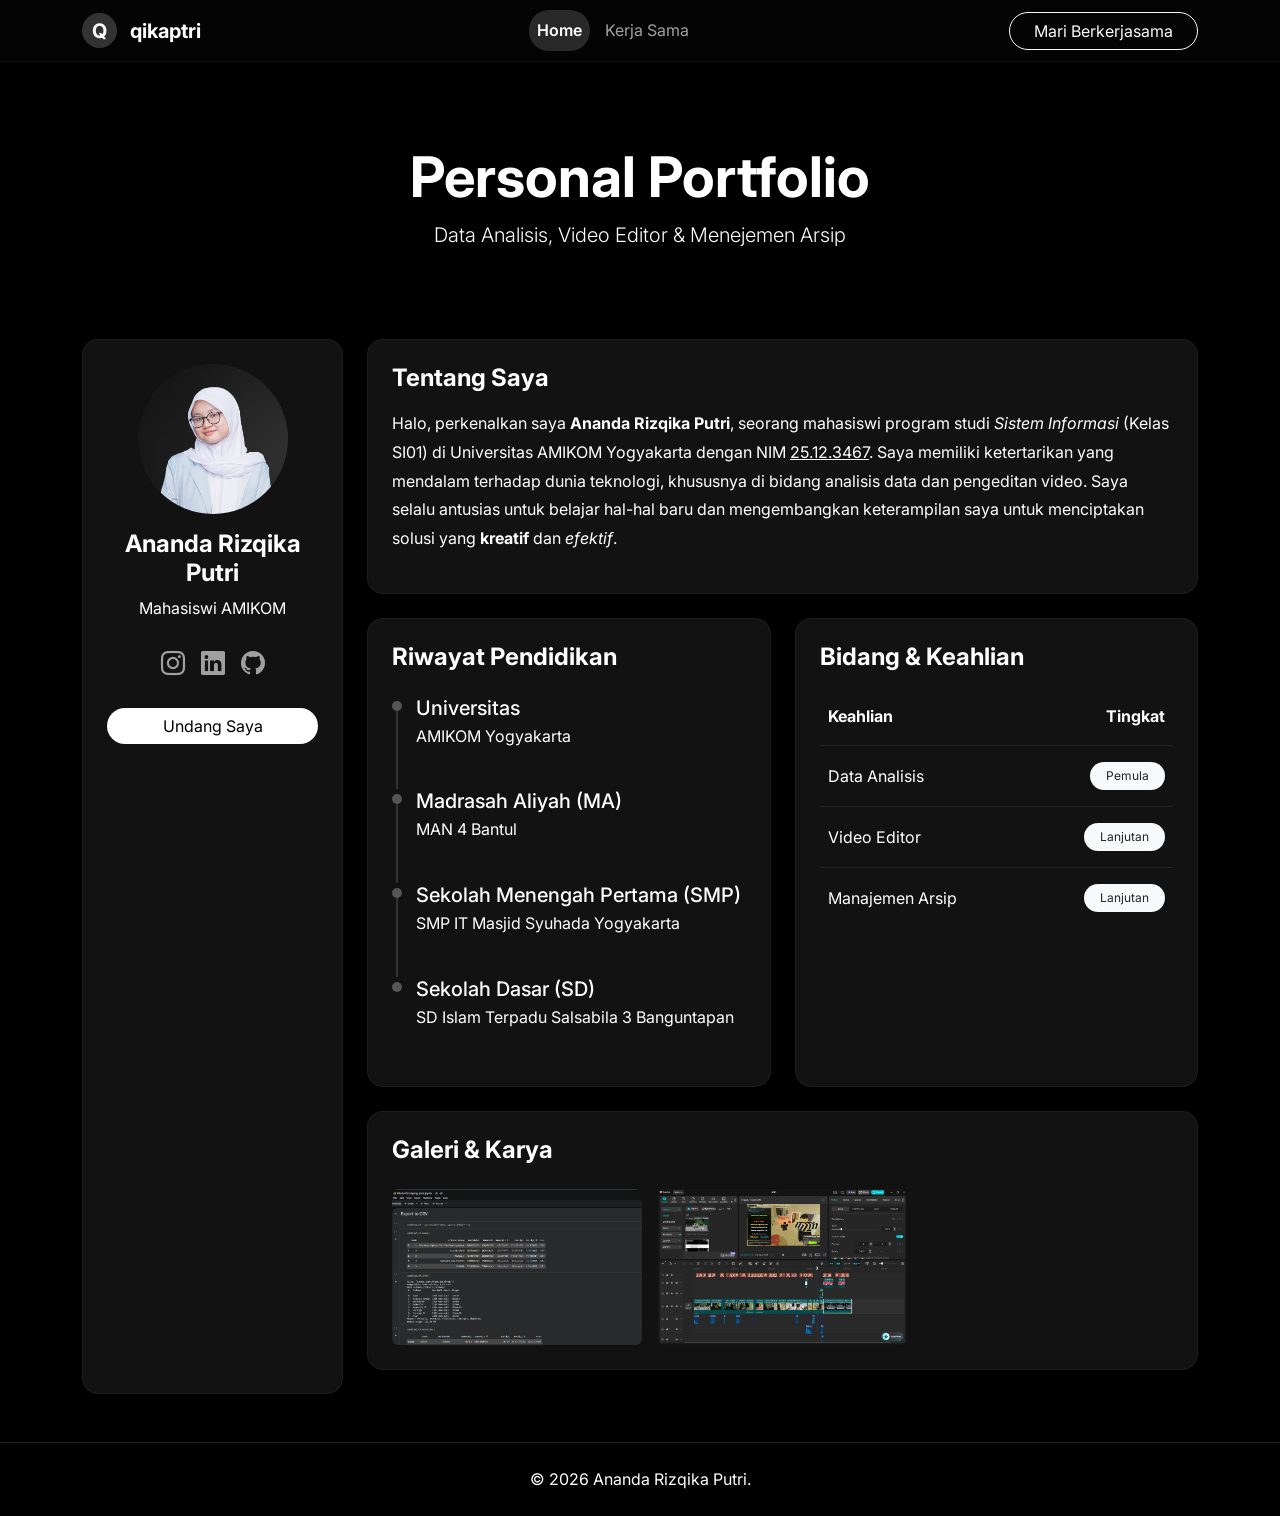
<file: index.html>
<!doctype html>
<html lang="id">
  <head>
    <meta charset="UTF-8" />
    <meta name="viewport" content="width=device-width, initial-scale=1.0" />
    <title>Profil Biodata - Ananda Rizqika Putri</title>
    <link
      href="https://cdn.jsdelivr.net/npm/bootstrap@5.3.3/dist/css/bootstrap.min.css"
      rel="stylesheet"
    />
    <link rel="stylesheet" href="style.css" />
    <link
      href="https://fonts.googleapis.com/css2?family=Inter:wght@300;400;500;600;700&display=swap"
      rel="stylesheet"
    />
    <link
      rel="stylesheet"
      href="https://cdn.jsdelivr.net/npm/bootstrap-icons@1.11.3/font/bootstrap-icons.min.css"
    />
  </head>

  <body class="text-light">
    <nav class="navbar navbar-expand-lg navbar-dark fixed-top custom-navbar">
      <div class="container">
        <a class="navbar-brand fw-bold" href="index.html">
          <span class="logo-circle">Q</span> qikaptri
        </a>
        <button
          class="navbar-toggler"
          type="button"
          data-bs-toggle="collapse"
          data-bs-target="#navbarNav"
        >
          <span class="navbar-toggler-icon"></span>
        </button>
        <div
          class="collapse navbar-collapse justify-content-center"
          id="navbarNav"
        >
          <ul class="navbar-nav nav-pills">
            <li class="nav-item">
              <a class="nav-link active" href="index.html">Home</a>
            </li>
            <li class="nav-item">
              <a class="nav-link" href="kerjasama.html">Kerja Sama</a>
            </li>
          </ul>
        </div>
        <div class="d-none d-lg-block">
          <a
            href="kerjasama.html"
            class="btn btn-outline-light rounded-pill px-4"
            >Mari  Berkerjasama</a
          >
        </div>
      </div>
    </nav>

    <header class="header-section text-center pt-5 pb-4 mt-5">
      <div class="container mt-5">
        <h1 class="display-4 fw-bold">Personal Portfolio</h1>
        <p class="lead text-white">
          Data Analisis, Video Editor & Menejemen Arsip
        </p>
      </div>
    </header>

    <div class="container my-5">
      <div class="row g-4">
        <aside class="col-lg-3 sidebar">
          <div
            class="card custom-card h-100 text-center p-4 sticky-top"
            style="top: 100px; z-index: 1"
          >
            <img
              src="asset/02%20Qika.png"
              alt="Ananda Rizqika Putri"
              class="img-fluid rounded-circle mb-3 mx-auto"
              style="
                width: 150px;
                height: 150px;
                object-fit: cover;
                object-position: top;
              "
            />
            <h3 class="fs-4 fw-bold text-white">Ananda Rizqika Putri</h3>
            <p class="text-white mb-4">Mahasiswi AMIKOM</p>
            <div class="d-flex justify-content-center gap-3 mb-4">
              <a
                href="https://www.instagram.com/qikaptri/"
                target="_blank"
                class="social-icon"
                ><i class="bi bi-instagram"></i
              ></a>
              <a
                href="https://www.linkedin.com/in/ananda-rizqika-putri-470521407/"
                target="_blank"
                class="social-icon"
                ><i class="bi bi-linkedin"></i
              ></a>
              <a
                href="https://github.com/qikaptri"
                target="_blank"
                class="social-icon"
                ><i class="bi bi-github"></i
              ></a>
            </div>
            <a href="kerjasama.html" class="btn btn-light rounded-pill w-100"
              >Undang Saya</a
            >
          </div>
        </aside>

        <main class="col-lg-9 content-column">
          <section class="card custom-card p-4 mb-4">
            <h2 class="h4 fw-bold mb-3">Tentang Saya</h2>
            <p class="text-white" style="line-height: 1.8">
              Halo, perkenalkan saya <b>Ananda Rizqika Putri</b>, seorang
              mahasiswi program studi <i>Sistem Informasi</i> (Kelas SI01) di
              Universitas AMIKOM Yogyakarta dengan NIM <u>25.12.3467</u>. Saya
              memiliki ketertarikan yang mendalam terhadap dunia teknologi,
              khususnya di bidang analisis data dan pengeditan video. Saya
              selalu antusias untuk belajar hal-hal baru dan mengembangkan
              keterampilan saya untuk menciptakan solusi yang
              <strong>kreatif</strong> dan <em>efektif</em>.
            </p>
          </section>

          <div class="row g-4 mb-4">
            <div class="col-md-6">
              <section class="card custom-card p-4 h-100">
                <h2 class="h4 fw-bold mb-4">Riwayat Pendidikan</h2>
                <ul class="timeline-list">
                  <li>
                    <h5 class="mb-1">Universitas</h5>
                    <p class="text-white">AMIKOM Yogyakarta</p>
                  </li>
                  <li>
                    <h5 class="mb-1">Madrasah Aliyah (MA)</h5>
                    <p class="text-white">MAN 4 Bantul</p>
                  </li>
                  <li>
                    <h5 class="mb-1">Sekolah Menengah Pertama (SMP)</h5>
                    <p class="text-white">SMP IT Masjid Syuhada Yogyakarta</p>
                  </li>
                  <li>
                    <h5 class="mb-1">Sekolah Dasar (SD)</h5>
                    <p class="text-white">
                      SD Islam Terpadu Salsabila 3 Banguntapan
                    </p>
                  </li>
                </ul>
              </section>
            </div>

            <div class="col-md-6">
              <section class="card custom-card p-4 h-100">
                <h2 class="h4 fw-bold mb-4">Bidang & Keahlian</h2>
                <div class="table-responsive">
                  <table
                    class="table table-borderless align-middle mb-0"
                    style="--bs-table-bg: transparent"
                  >
                    <thead>
                      <tr>
                        <th
                          class="text-white border-bottom border-secondary pb-3"
                        >
                          Keahlian
                        </th>
                        <th
                          class="text-white border-bottom border-secondary pb-3 text-end"
                        >
                          Tingkat
                        </th>
                      </tr>
                    </thead>
                    <tbody>
                      <tr>
                        <td
                          class="text-white py-3 border-bottom border-secondary"
                          style="border-bottom-color: #222 !important"
                        >
                          Data Analisis
                        </td>
                        <td
                          class="text-end py-3 border-bottom border-secondary"
                          style="border-bottom-color: #222 !important"
                        >
                          <span
                            class="badge rounded-pill bg-light text-dark fw-normal px-3 py-2"
                            >Pemula</span
                          >
                        </td>
                      </tr>
                      <tr>
                        <td
                          class="text-white py-3 border-bottom border-secondary"
                          style="border-bottom-color: #222 !important"
                        >
                          Video Editor
                        </td>
                        <td
                          class="text-end py-3 border-bottom border-secondary"
                          style="border-bottom-color: #222 !important"
                        >
                          <span
                            class="badge rounded-pill bg-light text-dark fw-normal px-3 py-2"
                            >Lanjutan</span
                          >
                        </td>
                      </tr>
                      <tr>
                        <td class="text-white py-3">Manajemen Arsip</td>
                        <td class="text-end py-3">
                          <span
                            class="badge rounded-pill bg-light text-dark fw-normal px-3 py-2"
                            >Lanjutan</span
                          >
                        </td>
                      </tr>
                    </tbody>
                  </table>
                </div>
              </section>
            </div>
          </div>

          <div class="row g-4 mb-4">
            <div class="col-12">
              <section class="card custom-card p-4">
                <h2 class="h4 fw-bold mb-4">Galeri & Karya</h2>
                <div class="row g-3">
                  <div class="col-md-4">
                    <img
                      src="asset/DATA ANALISIS.png"
                      alt="Data Analysis"
                      class="img-fluid rounded gallery-img h-100 w-100"
                      style="object-fit: cover"
                    />
                  </div>
                  <div class="col-md-4">
                    <img
                      src="asset/VIDEO EDITING.png"
                      alt="Video Editing"
                      class="img-fluid rounded gallery-img h-100 w-100"
                      style="object-fit: cover"
                    />
                  </div>
                  <div class="col-md-4">
                    <div class="ratio ratio-16x9 h-100 rounded overflow-hidden">
                      <iframe width="560" 
                      height="315" 
                      src="https://www.youtube.com/embed/MqOEek5kdbA?si=LQksRn4Vs2mUT4bw" 
                      title="MIXX(엔믹스) Fe3O4: FORWARD Visual Film: The Dawn of Departure" 
                      frameborder="0" 
                      allow="accelerometer; autoplay; clipboard-write; encrypted-media; gyroscope; picture-in-picture; web-share" 
                      referrerpolicy="strict-origin-when-cross-origin" 
                      allowfullscreen></iframe>
                  </div>
                </div>
              </section>
            </div>
          </div>
        </main>
      </div>
    </div>

    <footer class="footer text-center py-4 mt-5 border-top border-secondary">
      <div class="container">
        <p class="mb-0 text-white">
          &copy; 2026 Ananda Rizqika Putri.
        </p>
      </div>
    </footer>

    <script src="https://cdn.jsdelivr.net/npm/bootstrap@5.3.3/dist/js/bootstrap.bundle.min.js"></script>
  </body>
</html>
</file>
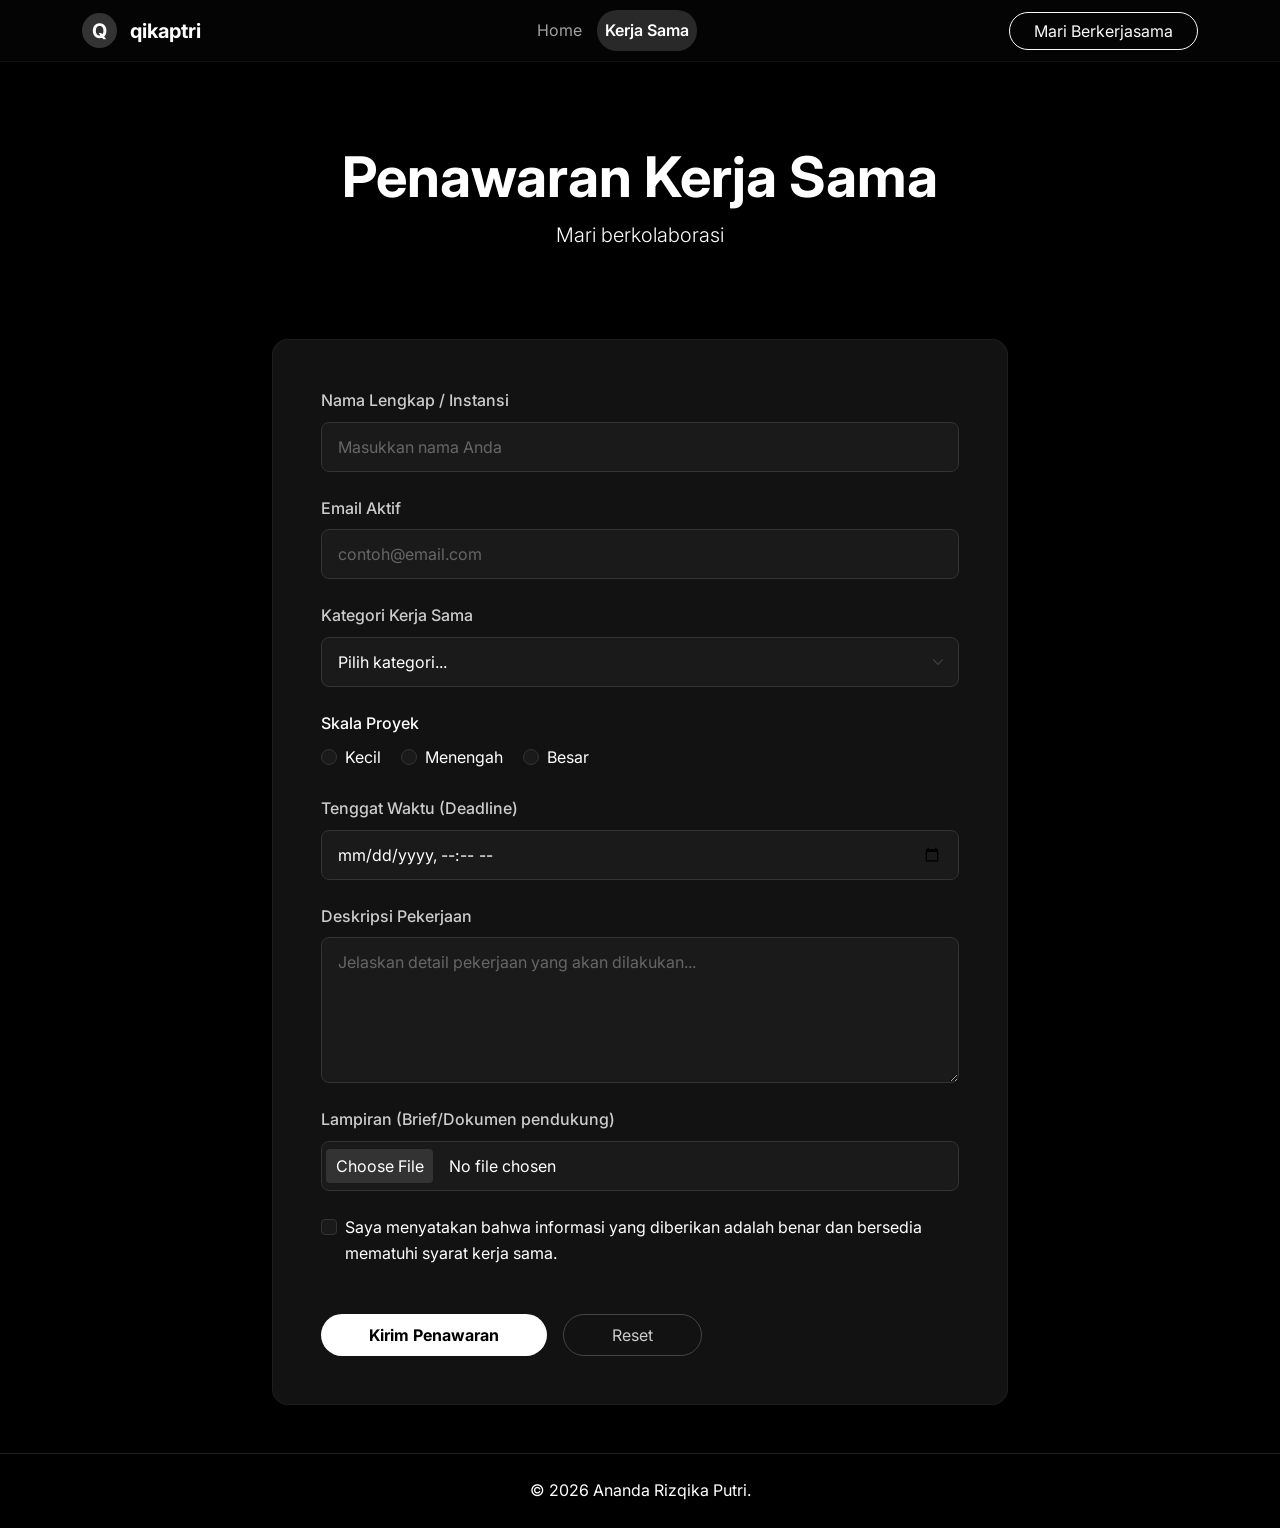
<file: kerjasama.html>
<!doctype html>
<html lang="id">
  <head>
    <meta charset="UTF-8" />
    <meta name="viewport" content="width=device-width, initial-scale=1.0" />
    <title>Kerja Sama - Ananda Rizqika Putri</title>
    <link
      href="https://cdn.jsdelivr.net/npm/bootstrap@5.3.3/dist/css/bootstrap.min.css"
      rel="stylesheet"
    />
    <link rel="stylesheet" href="style.css" />
    <link
      href="https://fonts.googleapis.com/css2?family=Inter:wght@300;400;500;600;700&display=swap"
      rel="stylesheet"
    />
    <link
      rel="stylesheet"
      href="https://cdn.jsdelivr.net/npm/bootstrap-icons@1.11.3/font/bootstrap-icons.min.css"
    />
  </head>
  <body class="text-light">
    <nav class="navbar navbar-expand-lg navbar-dark fixed-top custom-navbar">
      <div class="container">
        <a class="navbar-brand fw-bold" href="index.html">
          <span class="logo-circle">Q</span> qikaptri
        </a>
        <button
          class="navbar-toggler"
          type="button"
          data-bs-toggle="collapse"
          data-bs-target="#navbarNav"
        >
          <span class="navbar-toggler-icon"></span>
        </button>
        <div
          class="collapse navbar-collapse justify-content-center"
          id="navbarNav"
        >
          <ul class="navbar-nav nav-pills">
            <li class="nav-item">
              <a class="nav-link" href="index.html">Home</a>
            </li>
            <li class="nav-item">
              <a class="nav-link active" href="kerjasama.html">Kerja Sama</a>
            </li>
          </ul>
        </div>
        <div class="d-none d-lg-block">
          <a
            href="kerjasama.html"
            class="btn btn-outline-light rounded-pill px-4"
            >Mari Berkerjasama</a
          >
        </div>
      </div>
    </nav>

    <header class="header-section text-center pt-5 pb-4 mt-5">
      <div class="container mt-5">
        <h1 class="display-4 fw-bold">Penawaran Kerja Sama</h1>
        <p class="lead text-white">
          Mari berkolaborasi
        </p>
      </div>
    </header>

    <div class="container my-5">
      <div class="row justify-content-center">
        <main class="col-lg-8 content-column">
          <div class="card custom-card p-4 p-md-5">
            <form action="#" method="POST" enctype="multipart/form-data">
              <div class="mb-4">
                <label for="namaLengkap" class="form-label"
                  >Nama Lengkap / Instansi</label
                >
                <input
                  type="text"
                  class="form-control custom-input"
                  id="namaLengkap"
                  name="namaLengkap"
                  placeholder="Masukkan nama Anda"
                  required
                />
              </div>

              <div class="mb-4">
                <label for="email" class="form-label">Email Aktif</label>
                <input
                  type="email"
                  class="form-control custom-input"
                  id="email"
                  name="email"
                  placeholder="contoh@email.com"
                  required
                />
              </div>

              <div class="mb-4">
                <label for="kategori" class="form-label"
                  >Kategori Kerja Sama</label
                >
                <select
                  class="form-select custom-input"
                  id="kategori"
                  name="kategori"
                  required
                >
                  <option value="" disabled selected>Pilih kategori...</option>
                  <option value="Data Analisis">Data Analisis</option>
                  <option value="Video Editing">Video Editing</option>
                  <option value="Manajemen Arsip">Manajemen Arsip</option>
                  <option value="Lainnya">Lainnya</option>
                </select>
              </div>

              <div class="mb-4">
                <label class="form-label d-block text-white"
                  >Skala Proyek</label
                >
                <div class="form-check form-check-inline">
                  <input
                    class="form-check-input custom-check"
                    type="radio"
                    name="skalaProyek"
                    id="skalaKecil"
                    value="Kecil"
                    required
                  />
                  <label class="form-check-label text-white" for="skalaKecil"
                    >Kecil</label
                  >
                </div>
                <div class="form-check form-check-inline">
                  <input
                    class="form-check-input custom-check"
                    type="radio"
                    name="skalaProyek"
                    id="skalaMenengah"
                    value="Menengah"
                  />
                  <label class="form-check-label text-white" for="skalaMenengah"
                    >Menengah</label
                  >
                </div>
                <div class="form-check form-check-inline">
                  <input
                    class="form-check-input custom-check"
                    type="radio"
                    name="skalaProyek"
                    id="skalaBesar"
                    value="Besar"
                  />
                  <label class="form-check-label text-white" for="skalaBesar"
                    >Besar</label
                  >
                </div>
              </div>

              <div class="mb-4">
                <label for="tglDeadline" class="form-label"
                  >Tenggat Waktu (Deadline)</label
                >
                <input
                  type="datetime-local"
                  class="form-control custom-input"
                  id="tglDeadline"
                  name="tglDeadline"
                  required
                />
              </div>

              <div class="mb-4">
                <label for="deskripsi" class="form-label"
                  >Deskripsi Pekerjaan</label
                >
                <textarea
                  class="form-control custom-input"
                  id="deskripsi"
                  name="deskripsi"
                  rows="5"
                  placeholder="Jelaskan detail pekerjaan yang akan dilakukan..."
                  required
                ></textarea>
              </div>

              <div class="mb-4">
                <label for="fileLampiran" class="form-label"
                  >Lampiran (Brief/Dokumen pendukung)</label
                >
                <input
                  class="form-control custom-input"
                  type="file"
                  id="fileLampiran"
                  name="fileLampiran"
                />
              </div>

              <div class="mb-4 form-check">
                <input
                  type="checkbox"
                  class="form-check-input custom-check"
                  id="persetujuan"
                  required
                />
                <label class="form-check-label text-white" for="persetujuan"
                  >Saya menyatakan bahwa informasi yang diberikan adalah benar
                  dan bersedia mematuhi syarat kerja sama.</label
                >
              </div>

              <div class="d-flex gap-3 mt-5">
                <button
                  type="submit"
                  class="btn btn-light rounded-pill px-5 py-2 fw-bold"
                >
                  Kirim Penawaran
                </button>
                <button
                  type="reset"
                  class="btn btn-outline-secondary rounded-pill px-5 py-2"
                >
                  Reset
                </button>
              </div>
            </form>
          </div>
        </main>
      </div>
    </div>

    <footer class="footer text-center py-4 mt-5 border-top border-secondary">
      <div class="container">
        <p class="mb-0 text-white">
          &copy; 2026 Ananda Rizqika Putri.
        </p>
      </div>
    </footer>

    <script src="https://cdn.jsdelivr.net/npm/bootstrap@5.3.3/dist/js/bootstrap.bundle.min.js"></script>
  </body>
</html>
</file>
<file: style.css>
body {
  background-color: #000000;
  color: #e0e0e0;
  font-family: "Inter", sans-serif;
  line-height: 1.6;
}

.custom-navbar {
  background-color: rgba(5, 5, 5, 0.85);
  backdrop-filter: blur(10px);
  border-bottom: 1px solid rgba(255, 255, 255, 0.05);
}

.logo-circle {
  display: inline-flex;
  align-items: center;
  justify-content: center;
  width: 35px;
  height: 35px;
  background-color: #333;
  color: #fff;
  border-radius: 50%;
  margin-right: 8px;
  font-weight: 700;
}

.nav-pills .nav-link {
  color: #a0a0a0;
  border-radius: 20px;
  padding: 0.5rem 1.2rem;
  margin: 0 0.2rem;
  transition: all 0.3s ease;
}

.nav-pills .nav-link:hover {
  color: #fff;
  background-color: rgba(255, 255, 255, 0.1);
}

.nav-pills .nav-link.active {
  background-color: rgba(255, 255, 255, 0.15);
  color: #fff;
  font-weight: 600;
}

h1,
h2,
h3,
h4,
h5,
h6 {
  color: #ffffff !important;
}

.custom-card {
  background-color: #121212;
  border: 1px solid rgba(255, 255, 255, 0.05);
  border-radius: 16px;
  transition:
    transform 0.3s ease,
    border-color 0.3s ease;
}

.custom-card:hover {
  border-color: rgba(255, 255, 255, 0.15);
  transform: translateY(-2px);
}

.social-icon {
  color: #a0a0a0;
  font-size: 1.5rem;
  transition: color 0.3s ease;
}

.social-icon:hover {
  color: #ffffff;
}

.timeline-list {
  list-style: none;
  padding-left: 0;
  position: relative;
}

.timeline-list li {
  padding-bottom: 1.5rem;
  padding-left: 1.5rem;
  position: relative;
}

.timeline-list li::before {
  content: "";
  position: absolute;
  left: 0;
  top: 5px;
  width: 10px;
  height: 10px;
  background-color: #555;
  border-radius: 50%;
}

.timeline-list li::after {
  content: "";
  position: absolute;
  left: 4px;
  top: 15px;
  bottom: 0;
  width: 2px;
  background-color: #333;
}

.timeline-list li:last-child {
  padding-bottom: 0;
}

.timeline-list li:last-child::after {
  display: none;
}

.custom-table th {
  color: #ffffff;
  font-weight: 600;
  border-bottom: 1px solid #333 !important;
}

.custom-table td {
  color: #a0a0a0;
  vertical-align: middle;
  border-bottom: 1px solid #222;
}

.custom-table .badge {
  font-weight: 500;
  padding: 0.5em 0.8em;
}

.custom-input {
  background-color: #1a1a1a;
  border: 1px solid #333;
  color: #fff;
  border-radius: 8px;
  padding: 0.75rem 1rem;
}

.custom-input:focus {
  background-color: #222;
  border-color: #555;
  color: #fff;
  box-shadow: none;
}

.custom-input::placeholder {
  color: #666;
}

.custom-input[type="file"]::file-selector-button {
  background-color: #333;
  color: #fff;
  border: none;
  padding: 0.3rem 0.6rem;
  border-radius: 4px;
  margin-right: 1rem;
  cursor: pointer;
}

.custom-input[type="file"]::file-selector-button:hover {
  background-color: #444;
}

.form-label {
  font-weight: 500;
  color: #ccc;
}

.custom-check {
  background-color: #1a1a1a;
  border-color: #333;
}

.custom-check:checked {
  background-color: #888;
  border-color: #888;
}

.btn-light {
  background-color: #fff;
  color: #000;
  border: none;
  transition: background-color 0.3s ease;
}

.btn-light:hover {
  background-color: #e0e0e0;
}

.btn-outline-secondary {
  border-color: #444;
  color: #ccc;
}

.btn-outline-secondary:hover {
  background-color: #222;
  color: #fff;
  border-color: #555;
}

.border-secondary {
  border-color: #222 !important;
}

.gallery-img {
  transition: transform 0.3s ease;
}

.gallery-img:hover {
  transform: scale(1.02);
}
</file>
